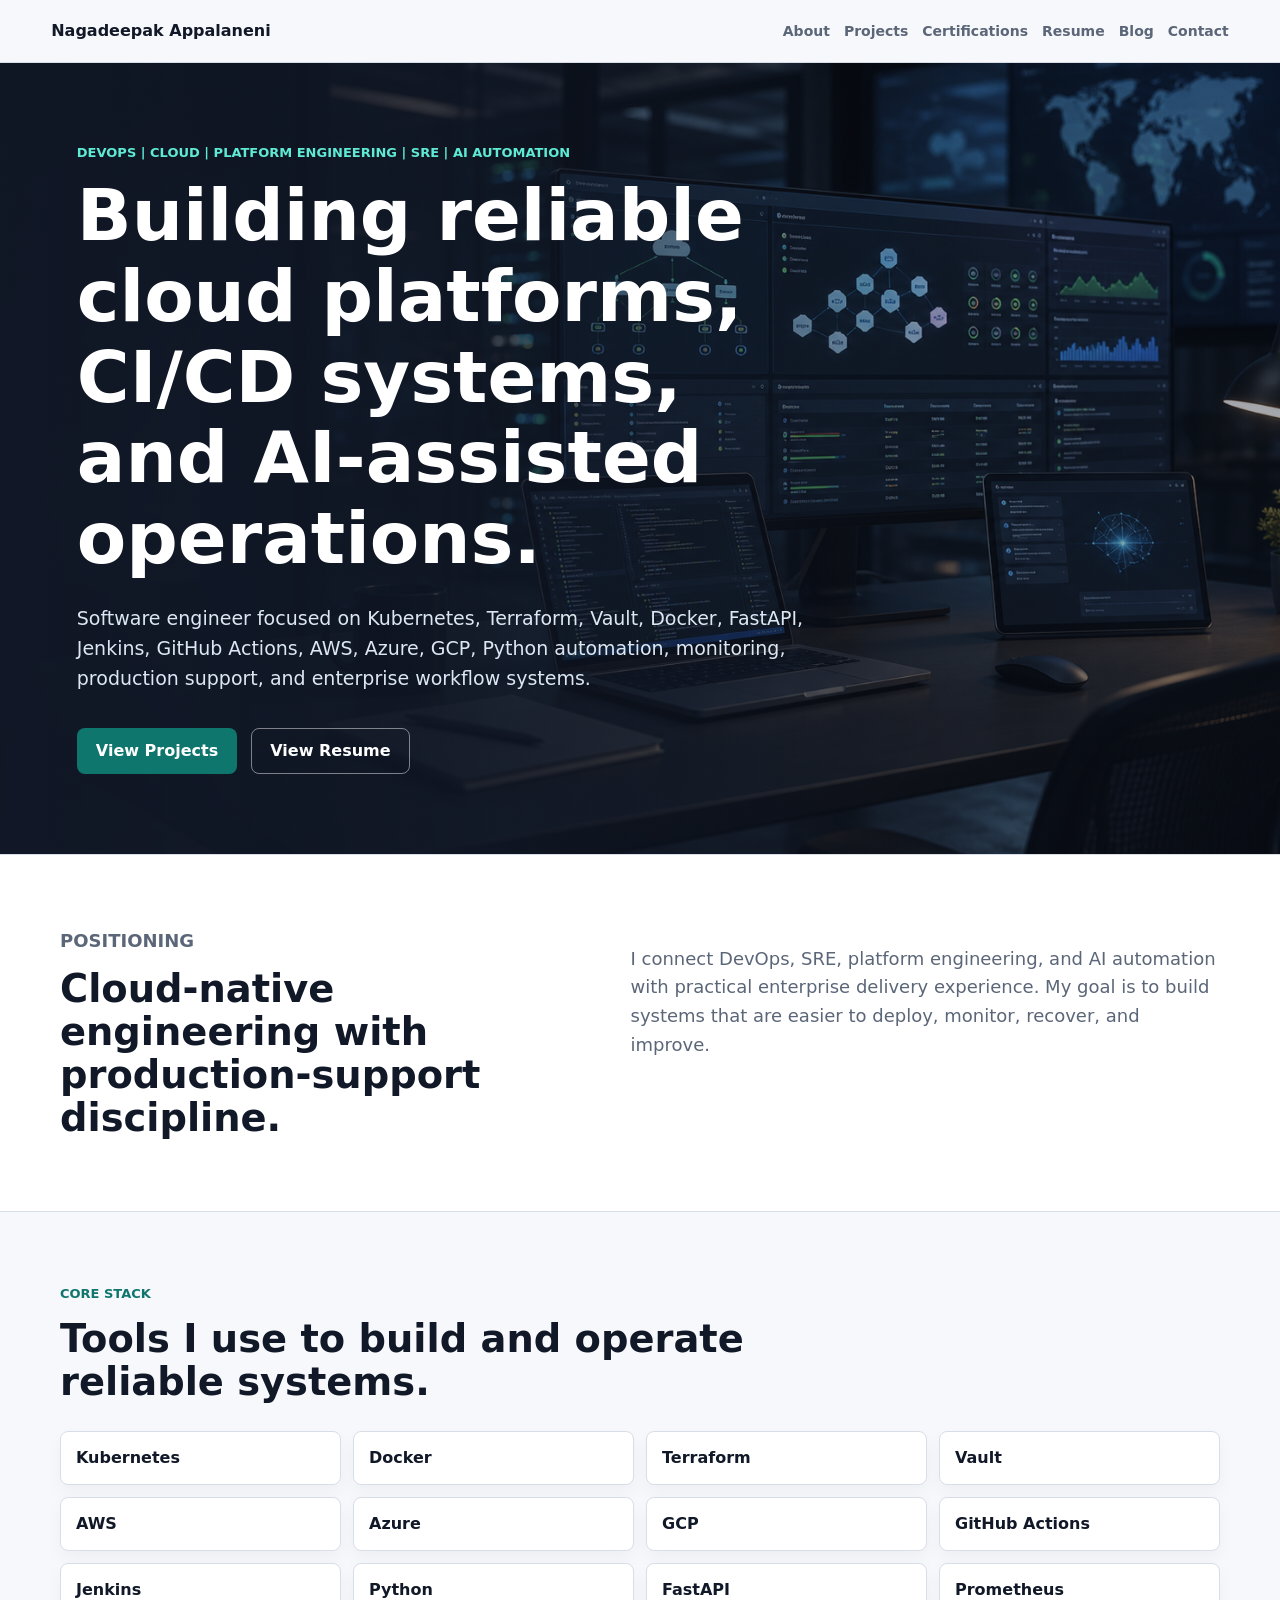
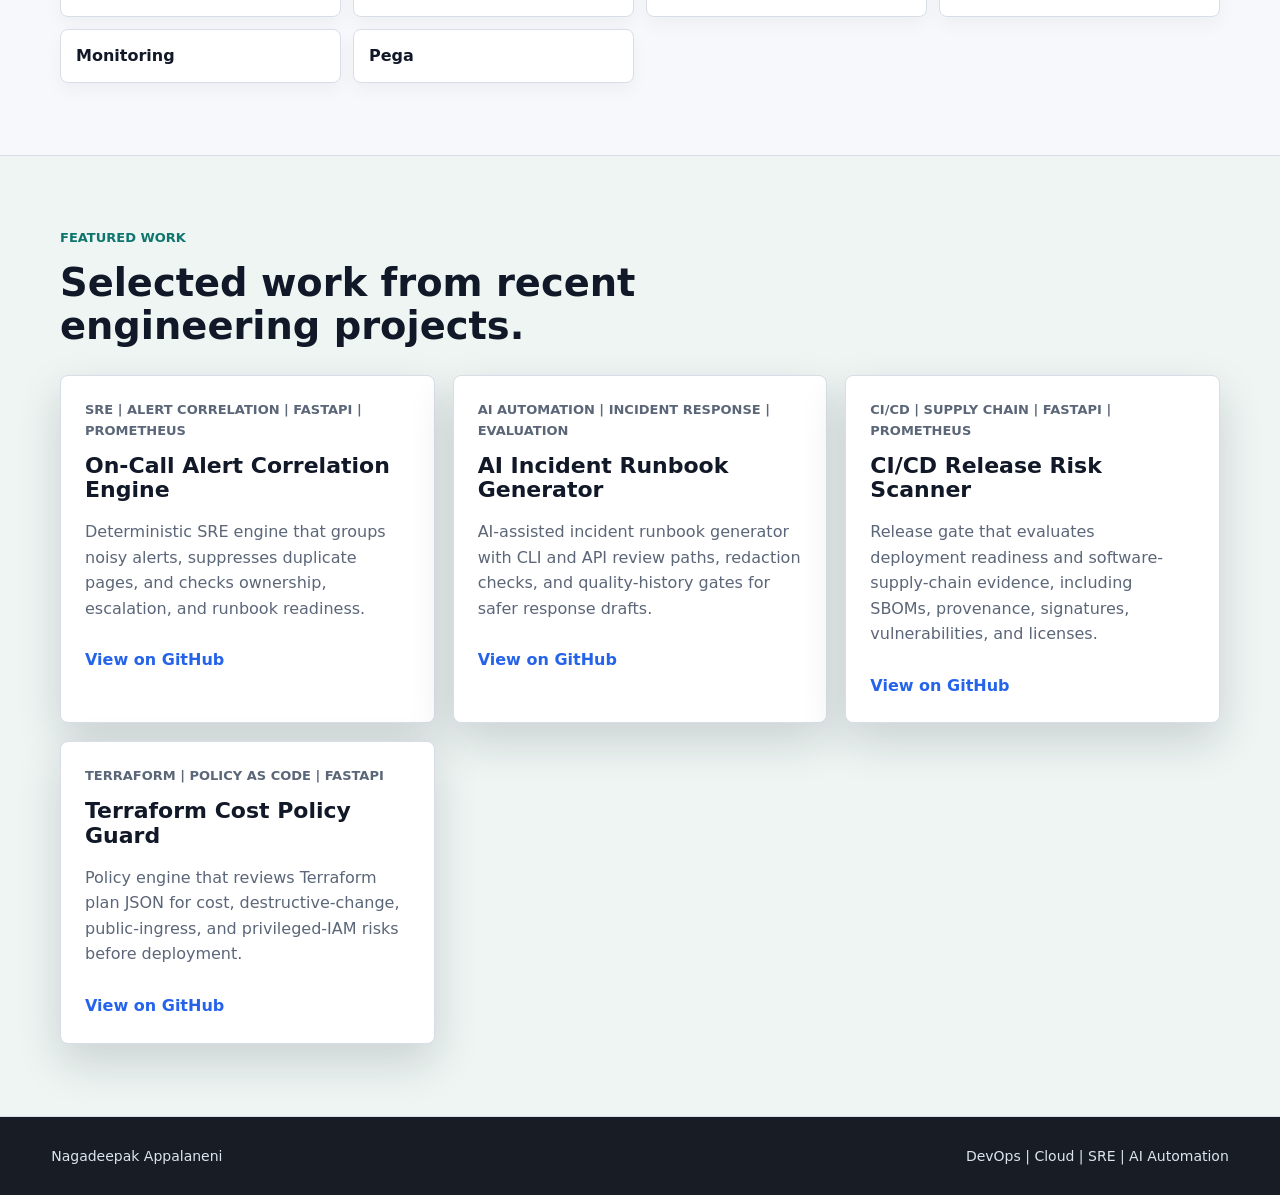
<file: index.html>
<!doctype html>
<html lang="en">
  <head>
    <meta charset="utf-8">
    <meta name="viewport" content="width=device-width, initial-scale=1">
    <title>Nagadeepak Appalaneni | DevOps, Cloud, SRE, AI Automation</title>
    <meta name="description" content="DevOps, Cloud, Platform Engineering, SRE, and AI Automation portfolio for Nagadeepak Appalaneni.">
    <link rel="stylesheet" href="styles.css">
    <link rel="icon" href="favicon.svg" type="image/svg+xml">
  </head>
  <body>
    <header class="site-header">
      <a class="brand" href="index.html">Nagadeepak Appalaneni</a>
      <nav class="nav" aria-label="Primary navigation">
        <a href="about.html">About</a>
        <a href="projects.html">Projects</a>
        <a href="certifications.html">Certifications</a>
        <a href="resume.html">Resume</a>
        <a href="blog.html">Blog</a>
        <a href="contact.html">Contact</a>
      </nav>
    </header>

    <main>
      <section class="hero">
        <img class="hero-image" src="assets/devops-ai-hero.png" alt="DevOps and AI automation workstation with cloud dashboards">
        <div class="hero-overlay"></div>
        <div class="hero-content">
          <p class="eyebrow">DevOps | Cloud | Platform Engineering | SRE | AI Automation</p>
          <h1>Building reliable cloud platforms, CI/CD systems, and AI-assisted operations.</h1>
          <p class="hero-copy">
            Software engineer focused on Kubernetes, Terraform, Vault, Docker, FastAPI, Jenkins, GitHub Actions, AWS, Azure, GCP, Python automation, monitoring, production support, and enterprise workflow systems.
          </p>
          <div class="hero-actions">
            <a class="button primary" href="projects.html">View Projects</a>
            <a class="button secondary" href="resume.html">View Resume</a>
          </div>
        </div>
      </section>

      <section class="band">
        <div class="section-inner split">
          <div>
            <p class="eyebrow">Positioning</p>
            <h2>Cloud-native engineering with production-support discipline.</h2>
          </div>
          <p>
            I connect DevOps, SRE, platform engineering, and AI automation with practical enterprise delivery experience. My goal is to build systems that are easier to deploy, monitor, recover, and improve.
          </p>
        </div>
      </section>

      <section class="section-inner">
        <div class="section-heading">
          <p class="eyebrow">Core Stack</p>
          <h2>Tools I use to build and operate reliable systems.</h2>
        </div>
        <div class="stack-grid">
          <span>Kubernetes</span>
          <span>Docker</span>
          <span>Terraform</span>
          <span>Vault</span>
          <span>AWS</span>
          <span>Azure</span>
          <span>GCP</span>
          <span>GitHub Actions</span>
          <span>Jenkins</span>
          <span>Python</span>
          <span>FastAPI</span>
          <span>Prometheus</span>
          <span>Monitoring</span>
          <span>Pega</span>
        </div>
      </section>

      <section class="band light">
        <div class="section-inner">
          <div class="section-heading">
            <p class="eyebrow">Featured Work</p>
            <h2>Selected work from recent engineering projects.</h2>
          </div>
          <div class="project-grid">
            <article class="project-card">
              <p class="tag">SRE | Alert Correlation | FastAPI | Prometheus</p>
              <h3>On-Call Alert Correlation Engine</h3>
              <p>Deterministic SRE engine that groups noisy alerts, suppresses duplicate pages, and checks ownership, escalation, and runbook readiness.</p>
              <a href="https://github.com/Nagadeepak1998/oncall-alert-correlation-engine">View on GitHub</a>
            </article>
            <article class="project-card">
              <p class="tag">AI Automation | Incident Response | Evaluation</p>
              <h3>AI Incident Runbook Generator</h3>
              <p>AI-assisted incident runbook generator with CLI and API review paths, redaction checks, and quality-history gates for safer response drafts.</p>
              <a href="https://github.com/Nagadeepak1998/ai-incident-runbook-generator">View on GitHub</a>
            </article>
            <article class="project-card">
              <p class="tag">CI/CD | Supply Chain | FastAPI | Prometheus</p>
              <h3>CI/CD Release Risk Scanner</h3>
              <p>Release gate that evaluates deployment readiness and software-supply-chain evidence, including SBOMs, provenance, signatures, vulnerabilities, and licenses.</p>
              <a href="https://github.com/Nagadeepak1998/ci-cd-release-risk-scanner">View on GitHub</a>
            </article>
            <article class="project-card">
              <p class="tag">Terraform | Policy as Code | FastAPI</p>
              <h3>Terraform Cost Policy Guard</h3>
              <p>Policy engine that reviews Terraform plan JSON for cost, destructive-change, public-ingress, and privileged-IAM risks before deployment.</p>
              <a href="https://github.com/Nagadeepak1998/terraform-cost-policy-guard">View on GitHub</a>
            </article>
          </div>
        </div>
      </section>
    </main>

    <footer class="footer">
      <span>Nagadeepak Appalaneni</span>
      <span>DevOps | Cloud | SRE | AI Automation</span>
    </footer>
  </body>
</html>
</file>
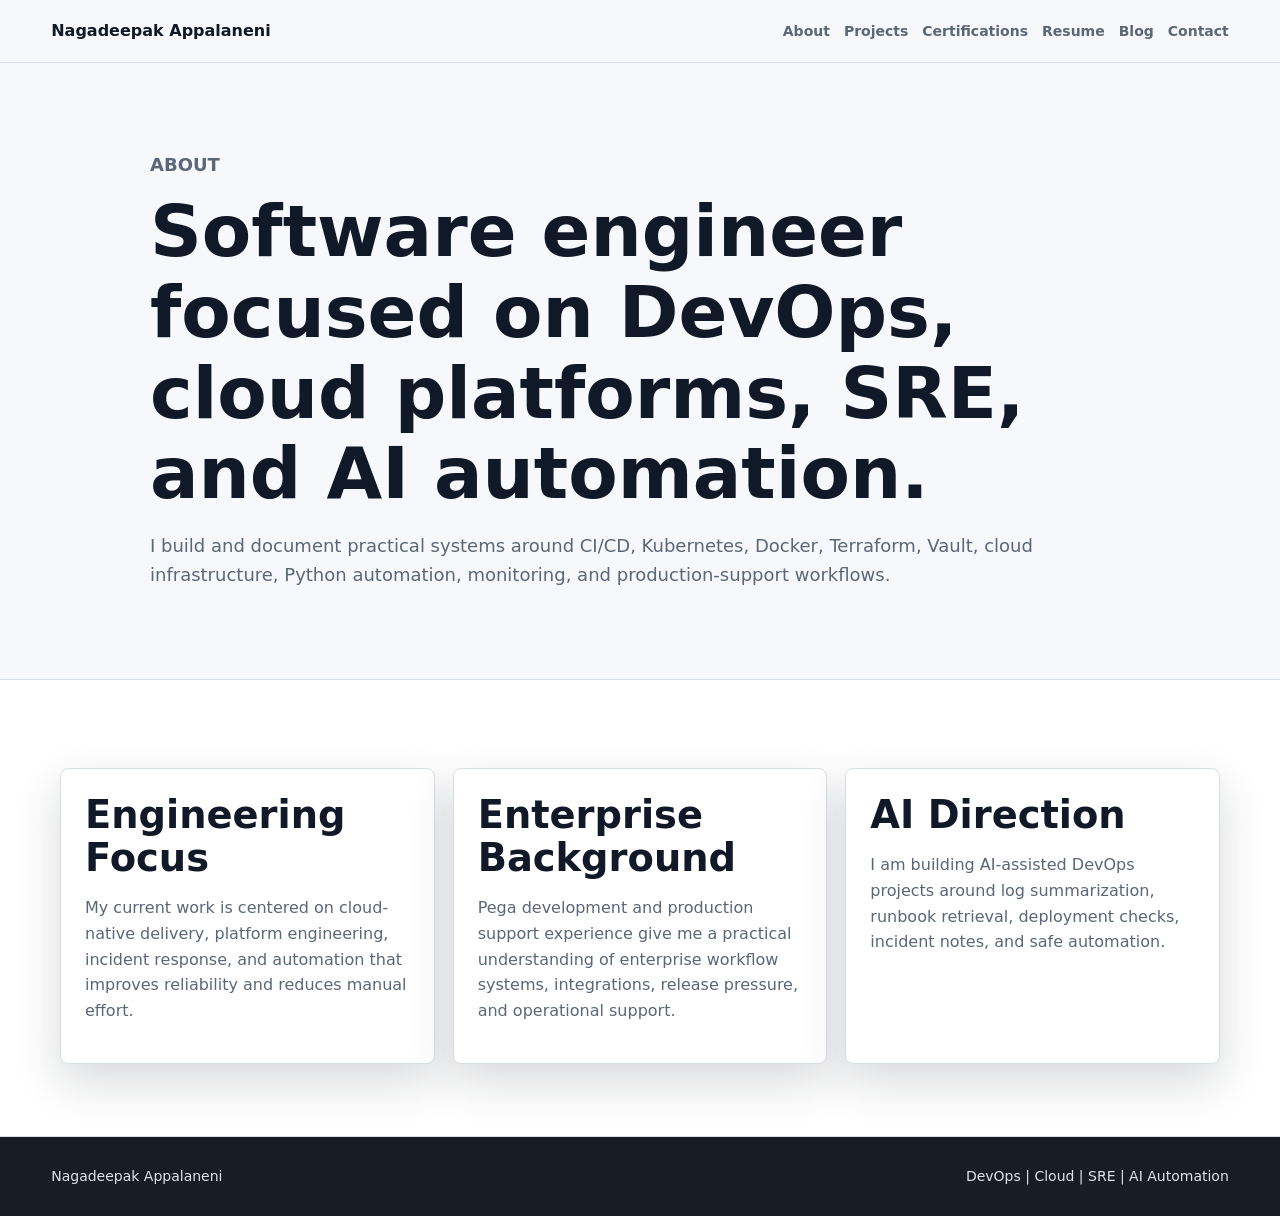
<file: about.html>
<!doctype html>
<html lang="en">
  <head>
    <meta charset="utf-8">
    <meta name="viewport" content="width=device-width, initial-scale=1">
    <title>About | Nagadeepak Appalaneni</title>
    <link rel="stylesheet" href="styles.css">
    <link rel="icon" href="favicon.svg" type="image/svg+xml">
  </head>
  <body>
    <header class="site-header">
      <a class="brand" href="index.html">Nagadeepak Appalaneni</a>
      <nav class="nav" aria-label="Primary navigation">
        <a href="about.html">About</a>
        <a href="projects.html">Projects</a>
        <a href="certifications.html">Certifications</a>
        <a href="resume.html">Resume</a>
        <a href="blog.html">Blog</a>
        <a href="contact.html">Contact</a>
      </nav>
    </header>

    <main class="page">
      <section class="section-inner page-heading">
        <p class="eyebrow">About</p>
        <h1>Software engineer focused on DevOps, cloud platforms, SRE, and AI automation.</h1>
        <p>
          I build and document practical systems around CI/CD, Kubernetes, Docker, Terraform, Vault, cloud infrastructure, Python automation, monitoring, and production-support workflows.
        </p>
      </section>

      <section class="band">
        <div class="section-inner content-grid">
          <article>
            <h2>Engineering Focus</h2>
            <p>
              My current work is centered on cloud-native delivery, platform engineering, incident response, and automation that improves reliability and reduces manual effort.
            </p>
          </article>
          <article>
            <h2>Enterprise Background</h2>
            <p>
              Pega development and production support experience give me a practical understanding of enterprise workflow systems, integrations, release pressure, and operational support.
            </p>
          </article>
          <article>
            <h2>AI Direction</h2>
            <p>
              I am building AI-assisted DevOps projects around log summarization, runbook retrieval, deployment checks, incident notes, and safe automation.
            </p>
          </article>
        </div>
      </section>
    </main>

    <footer class="footer">
      <span>Nagadeepak Appalaneni</span>
      <span>DevOps | Cloud | SRE | AI Automation</span>
    </footer>
  </body>
</html>
</file>
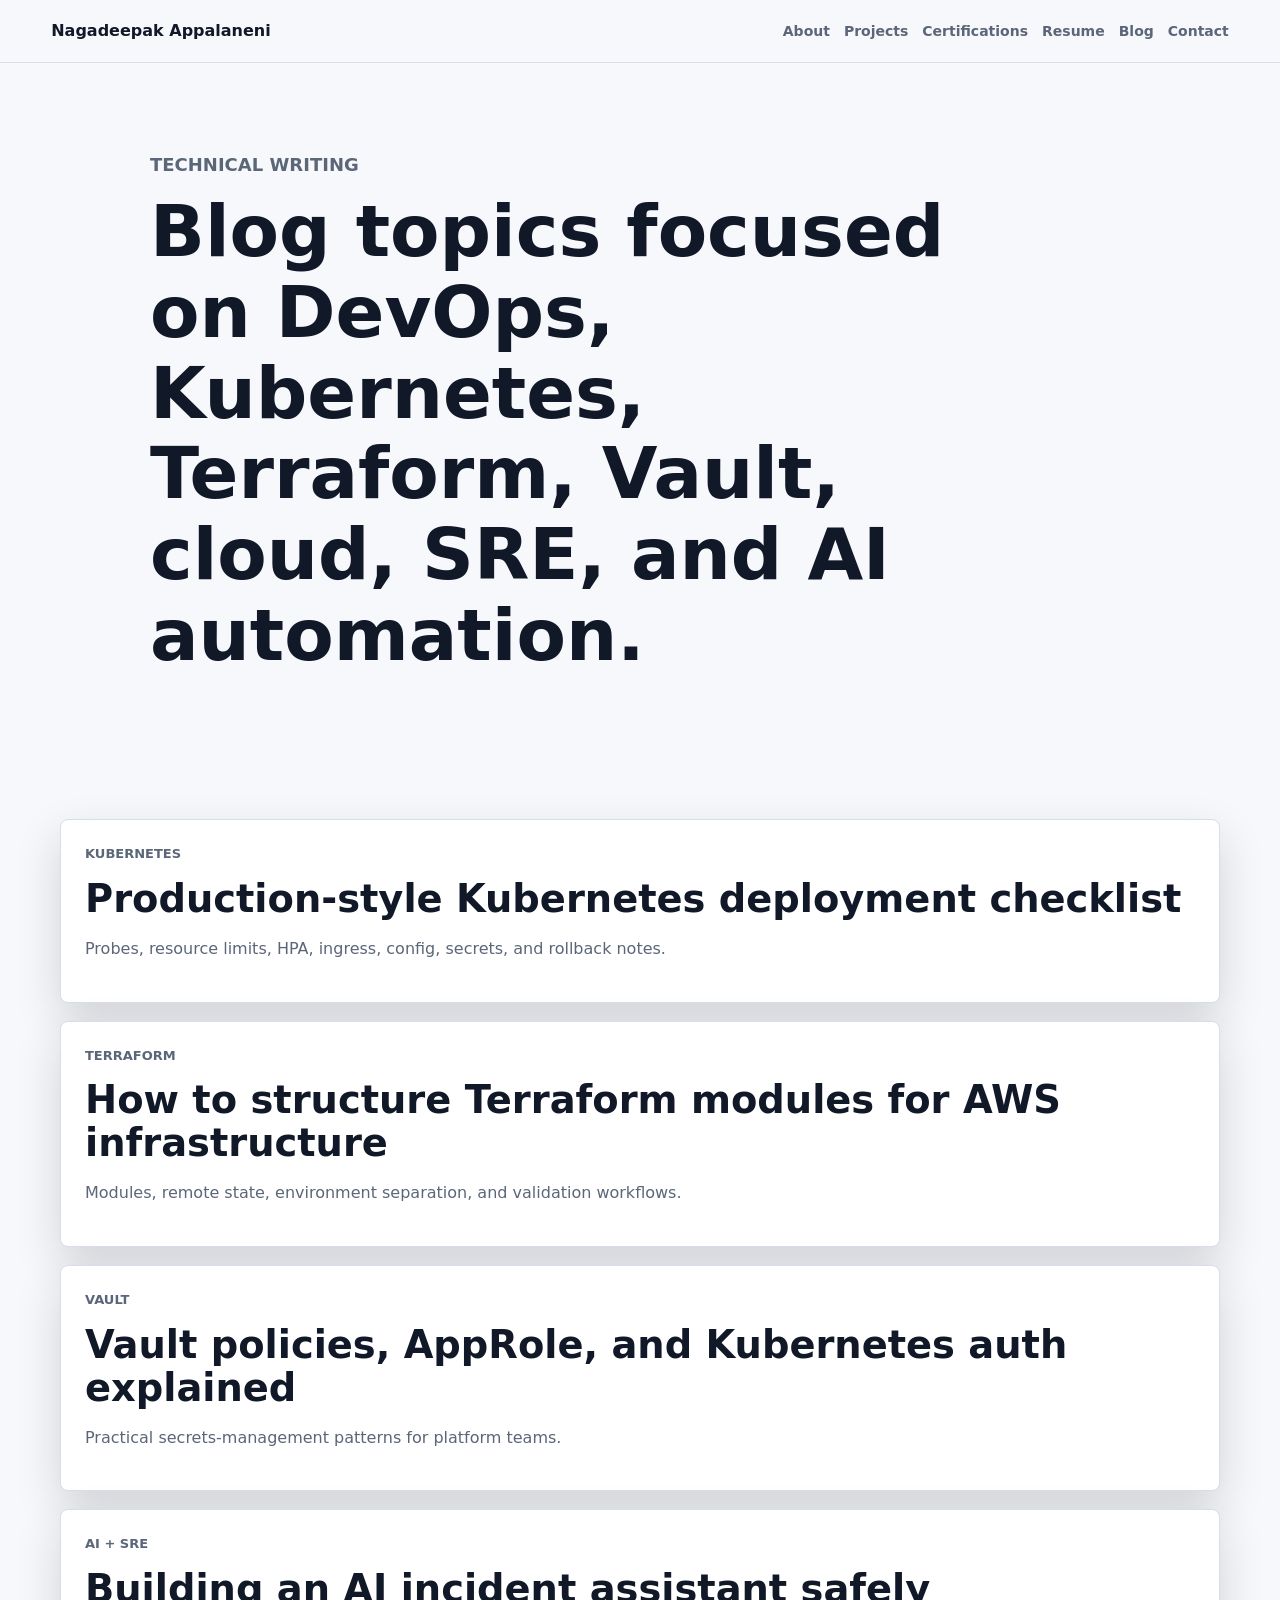
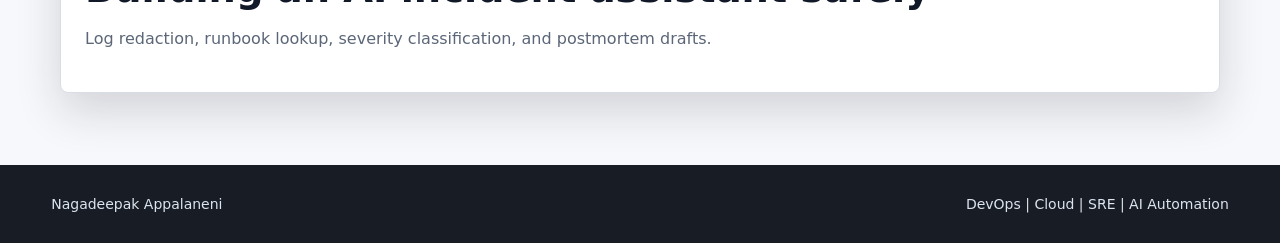
<file: blog.html>
<!doctype html>
<html lang="en">
  <head>
    <meta charset="utf-8">
    <meta name="viewport" content="width=device-width, initial-scale=1">
    <title>Blog | Nagadeepak Appalaneni</title>
    <link rel="stylesheet" href="styles.css">
    <link rel="icon" href="favicon.svg" type="image/svg+xml">
  </head>
  <body>
    <header class="site-header">
      <a class="brand" href="index.html">Nagadeepak Appalaneni</a>
      <nav class="nav" aria-label="Primary navigation">
        <a href="about.html">About</a>
        <a href="projects.html">Projects</a>
        <a href="certifications.html">Certifications</a>
        <a href="resume.html">Resume</a>
        <a href="blog.html">Blog</a>
        <a href="contact.html">Contact</a>
      </nav>
    </header>

    <main class="page">
      <section class="section-inner page-heading">
        <p class="eyebrow">Technical Writing</p>
        <h1>Blog topics focused on DevOps, Kubernetes, Terraform, Vault, cloud, SRE, and AI automation.</h1>
      </section>

      <section class="section-inner article-list">
        <article>
          <p class="tag">Kubernetes</p>
          <h2>Production-style Kubernetes deployment checklist</h2>
          <p>Probes, resource limits, HPA, ingress, config, secrets, and rollback notes.</p>
        </article>
        <article>
          <p class="tag">Terraform</p>
          <h2>How to structure Terraform modules for AWS infrastructure</h2>
          <p>Modules, remote state, environment separation, and validation workflows.</p>
        </article>
        <article>
          <p class="tag">Vault</p>
          <h2>Vault policies, AppRole, and Kubernetes auth explained</h2>
          <p>Practical secrets-management patterns for platform teams.</p>
        </article>
        <article>
          <p class="tag">AI + SRE</p>
          <h2>Building an AI incident assistant safely</h2>
          <p>Log redaction, runbook lookup, severity classification, and postmortem drafts.</p>
        </article>
      </section>
    </main>

    <footer class="footer">
      <span>Nagadeepak Appalaneni</span>
      <span>DevOps | Cloud | SRE | AI Automation</span>
    </footer>
  </body>
</html>
</file>
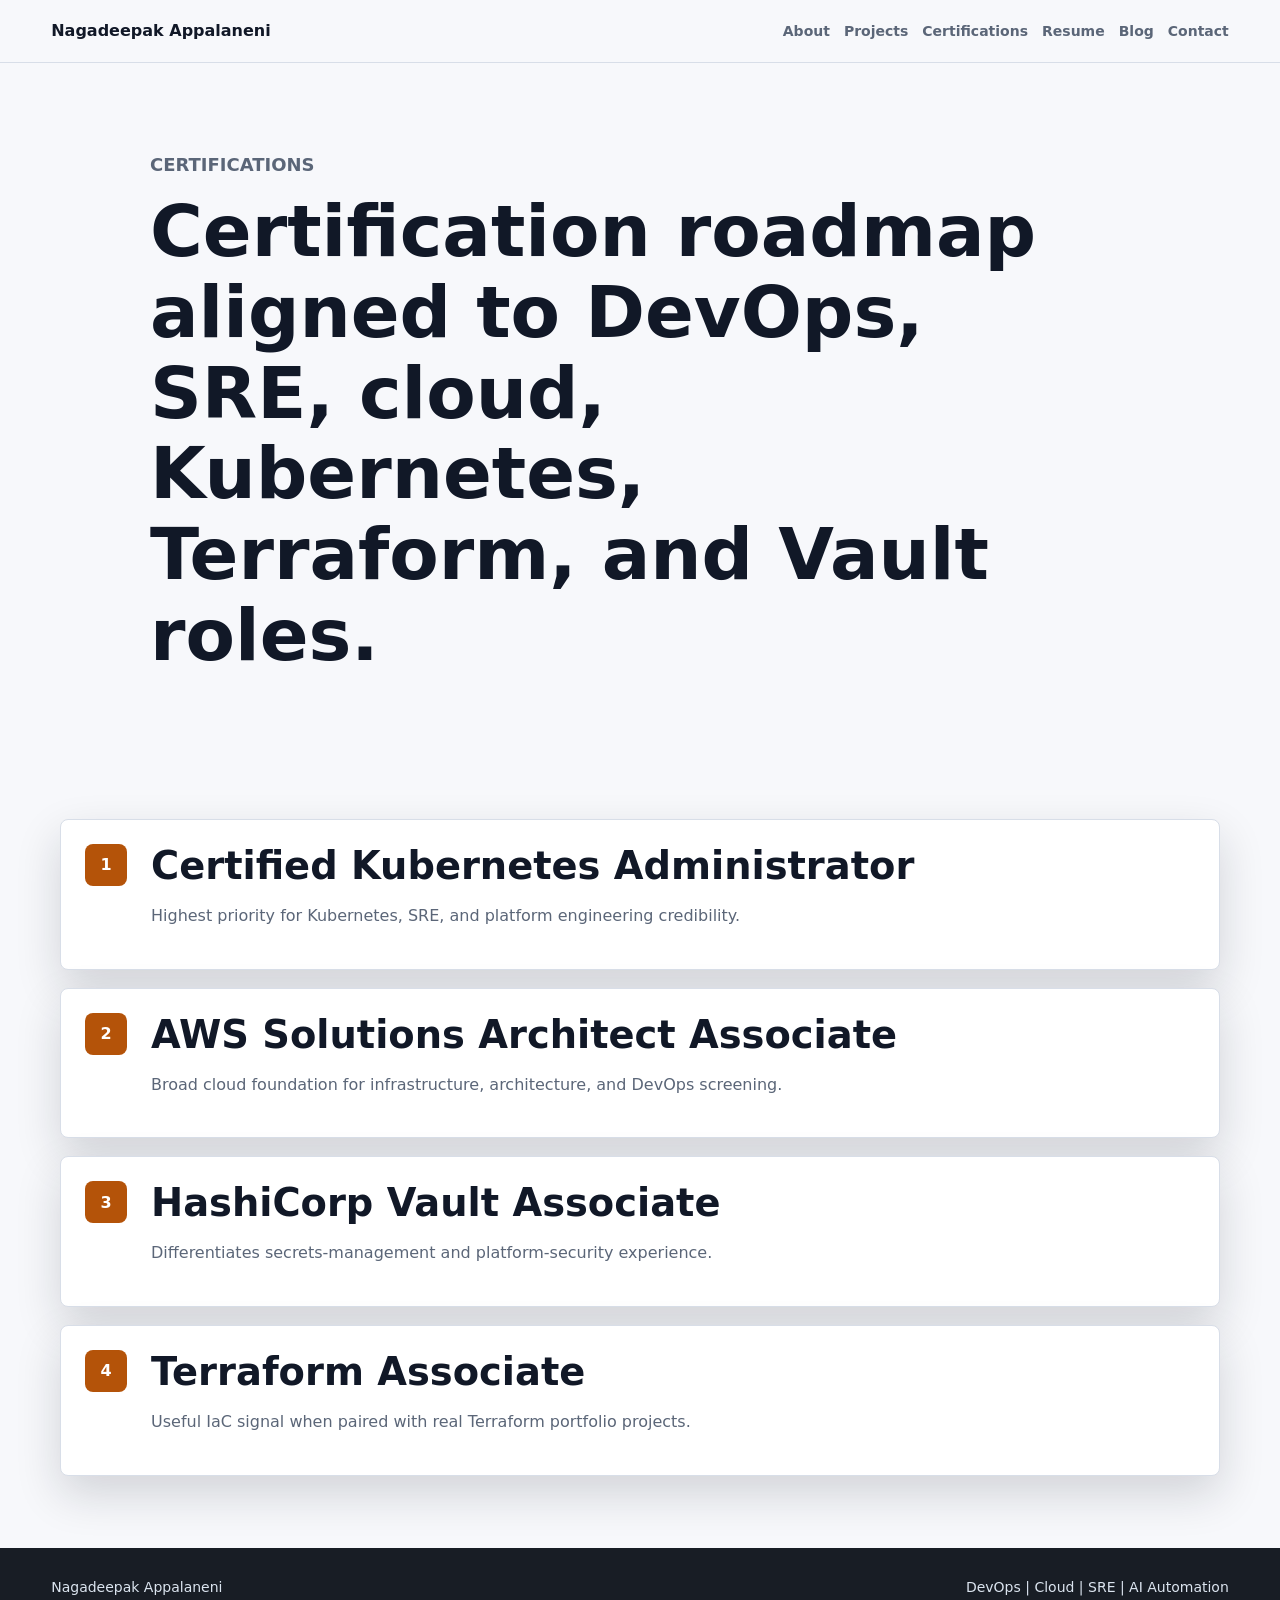
<file: certifications.html>
<!doctype html>
<html lang="en">
  <head>
    <meta charset="utf-8">
    <meta name="viewport" content="width=device-width, initial-scale=1">
    <title>Certifications | Nagadeepak Appalaneni</title>
    <link rel="stylesheet" href="styles.css">
    <link rel="icon" href="favicon.svg" type="image/svg+xml">
  </head>
  <body>
    <header class="site-header">
      <a class="brand" href="index.html">Nagadeepak Appalaneni</a>
      <nav class="nav" aria-label="Primary navigation">
        <a href="about.html">About</a>
        <a href="projects.html">Projects</a>
        <a href="certifications.html">Certifications</a>
        <a href="resume.html">Resume</a>
        <a href="blog.html">Blog</a>
        <a href="contact.html">Contact</a>
      </nav>
    </header>

    <main class="page">
      <section class="section-inner page-heading">
        <p class="eyebrow">Certifications</p>
        <h1>Certification roadmap aligned to DevOps, SRE, cloud, Kubernetes, Terraform, and Vault roles.</h1>
      </section>

      <section class="section-inner timeline">
        <article>
          <span>1</span>
          <h2>Certified Kubernetes Administrator</h2>
          <p>Highest priority for Kubernetes, SRE, and platform engineering credibility.</p>
        </article>
        <article>
          <span>2</span>
          <h2>AWS Solutions Architect Associate</h2>
          <p>Broad cloud foundation for infrastructure, architecture, and DevOps screening.</p>
        </article>
        <article>
          <span>3</span>
          <h2>HashiCorp Vault Associate</h2>
          <p>Differentiates secrets-management and platform-security experience.</p>
        </article>
        <article>
          <span>4</span>
          <h2>Terraform Associate</h2>
          <p>Useful IaC signal when paired with real Terraform portfolio projects.</p>
        </article>
      </section>
    </main>

    <footer class="footer">
      <span>Nagadeepak Appalaneni</span>
      <span>DevOps | Cloud | SRE | AI Automation</span>
    </footer>
  </body>
</html>
</file>
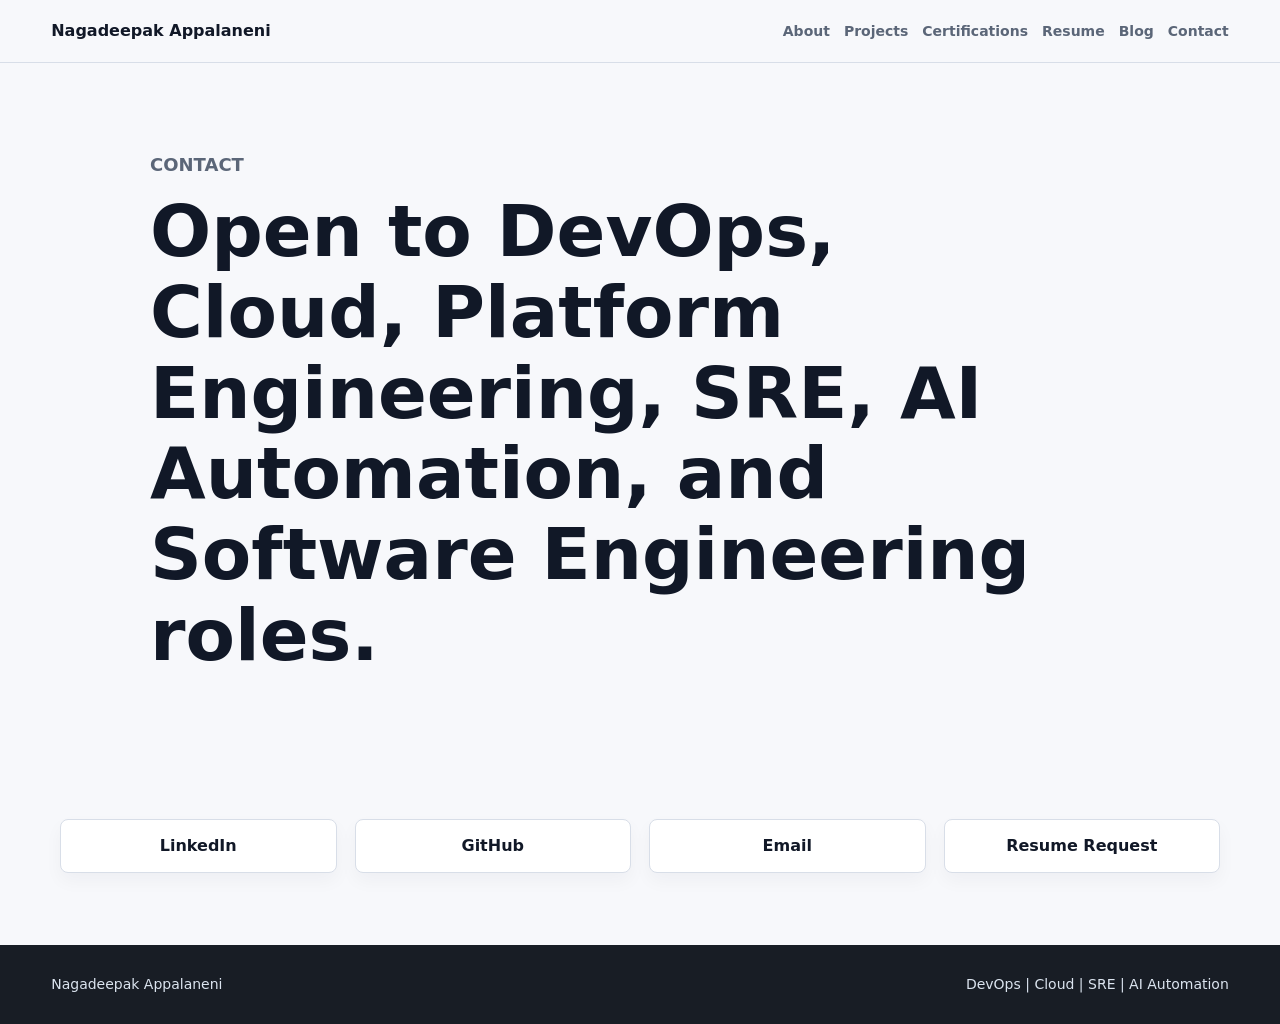
<file: contact.html>
<!doctype html>
<html lang="en">
  <head>
    <meta charset="utf-8">
    <meta name="viewport" content="width=device-width, initial-scale=1">
    <title>Contact | Nagadeepak Appalaneni</title>
    <link rel="stylesheet" href="styles.css">
    <link rel="icon" href="favicon.svg" type="image/svg+xml">
  </head>
  <body>
    <header class="site-header">
      <a class="brand" href="index.html">Nagadeepak Appalaneni</a>
      <nav class="nav" aria-label="Primary navigation">
        <a href="about.html">About</a>
        <a href="projects.html">Projects</a>
        <a href="certifications.html">Certifications</a>
        <a href="resume.html">Resume</a>
        <a href="blog.html">Blog</a>
        <a href="contact.html">Contact</a>
      </nav>
    </header>

    <main class="page">
      <section class="section-inner page-heading">
        <p class="eyebrow">Contact</p>
        <h1>Open to DevOps, Cloud, Platform Engineering, SRE, AI Automation, and Software Engineering roles.</h1>
      </section>

      <section class="section-inner contact-grid">
        <a class="contact-link" href="https://www.linkedin.com/in/appalaneni-nagadeepak/">LinkedIn</a>
        <a class="contact-link" href="https://github.com/Nagadeepak1998">GitHub</a>
        <a class="contact-link" href="mailto:appalaneninagadeepak@gmail.com">Email</a>
        <a class="contact-link" href="mailto:appalaneninagadeepak@gmail.com?subject=Resume%20request%20-%20Nagadeepak%20Appalaneni">Resume Request</a>
      </section>
    </main>

    <footer class="footer">
      <span>Nagadeepak Appalaneni</span>
      <span>DevOps | Cloud | SRE | AI Automation</span>
    </footer>
  </body>
</html>
</file>
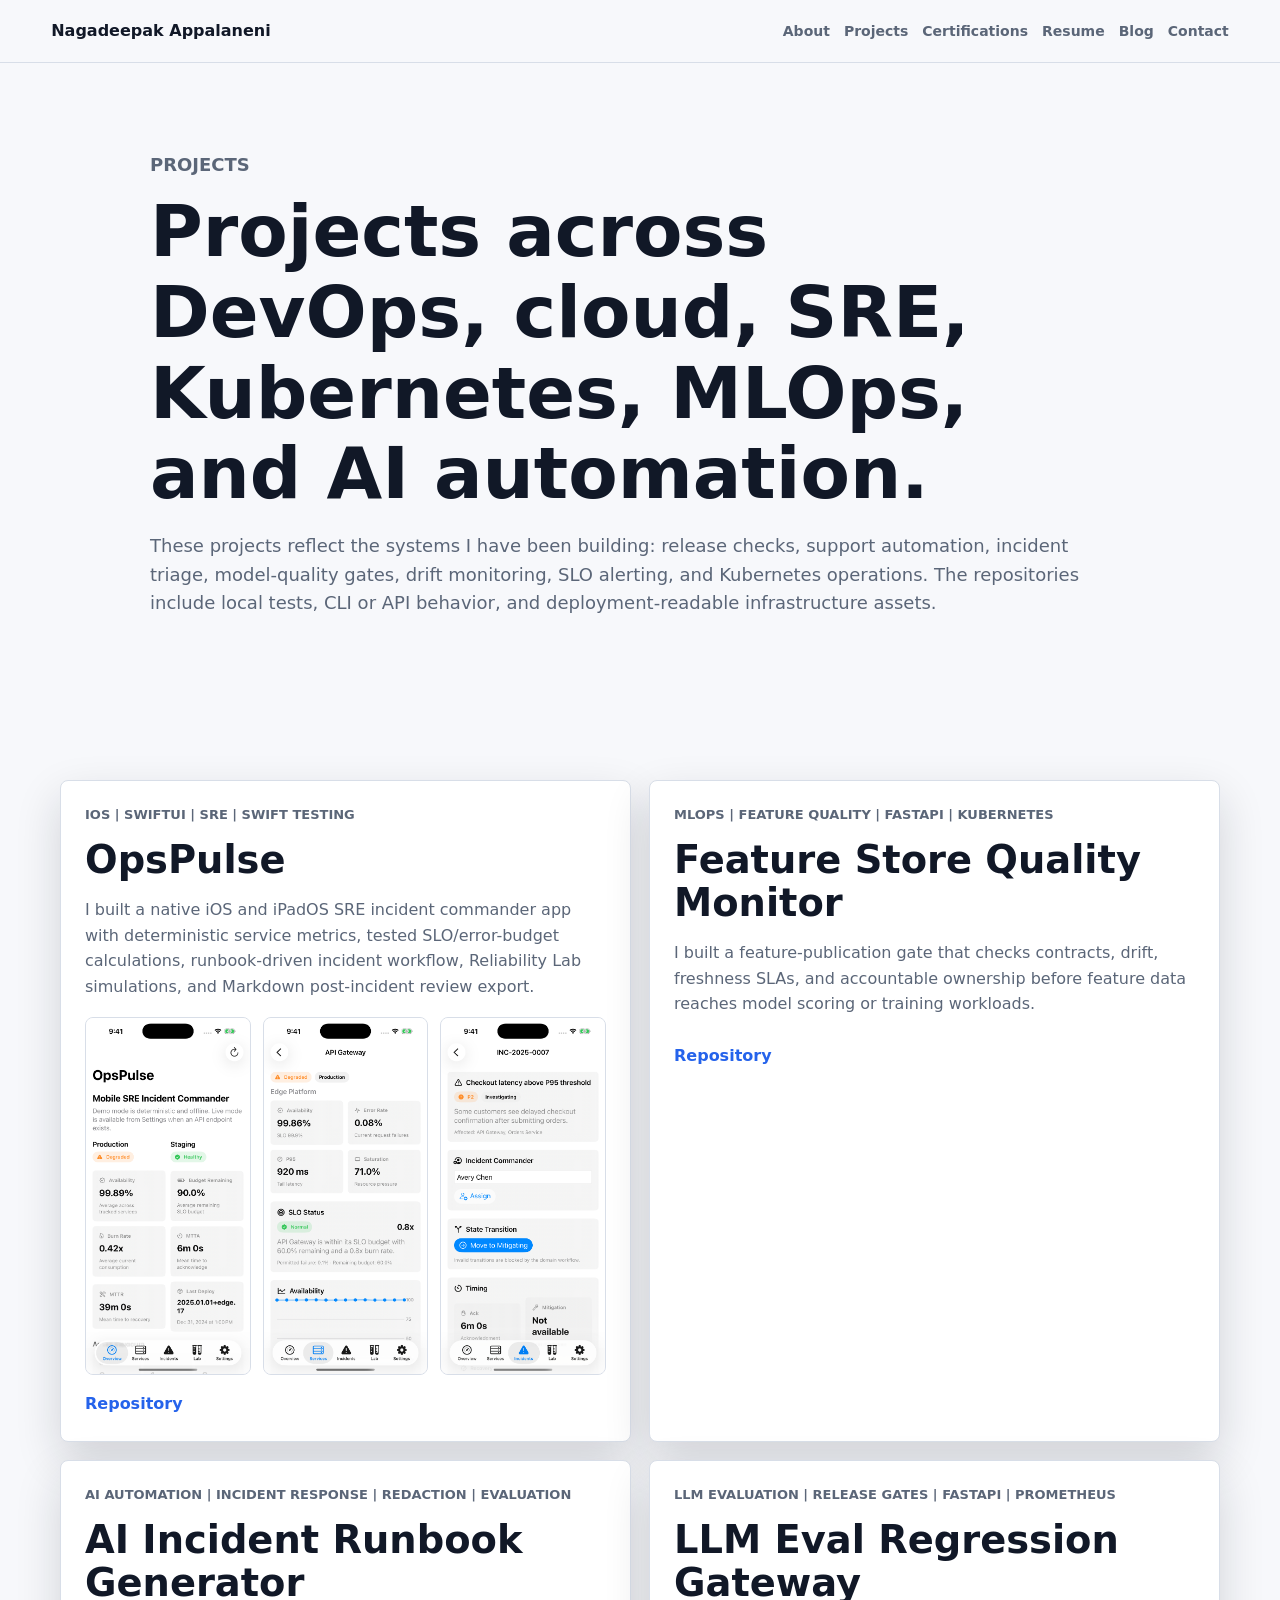
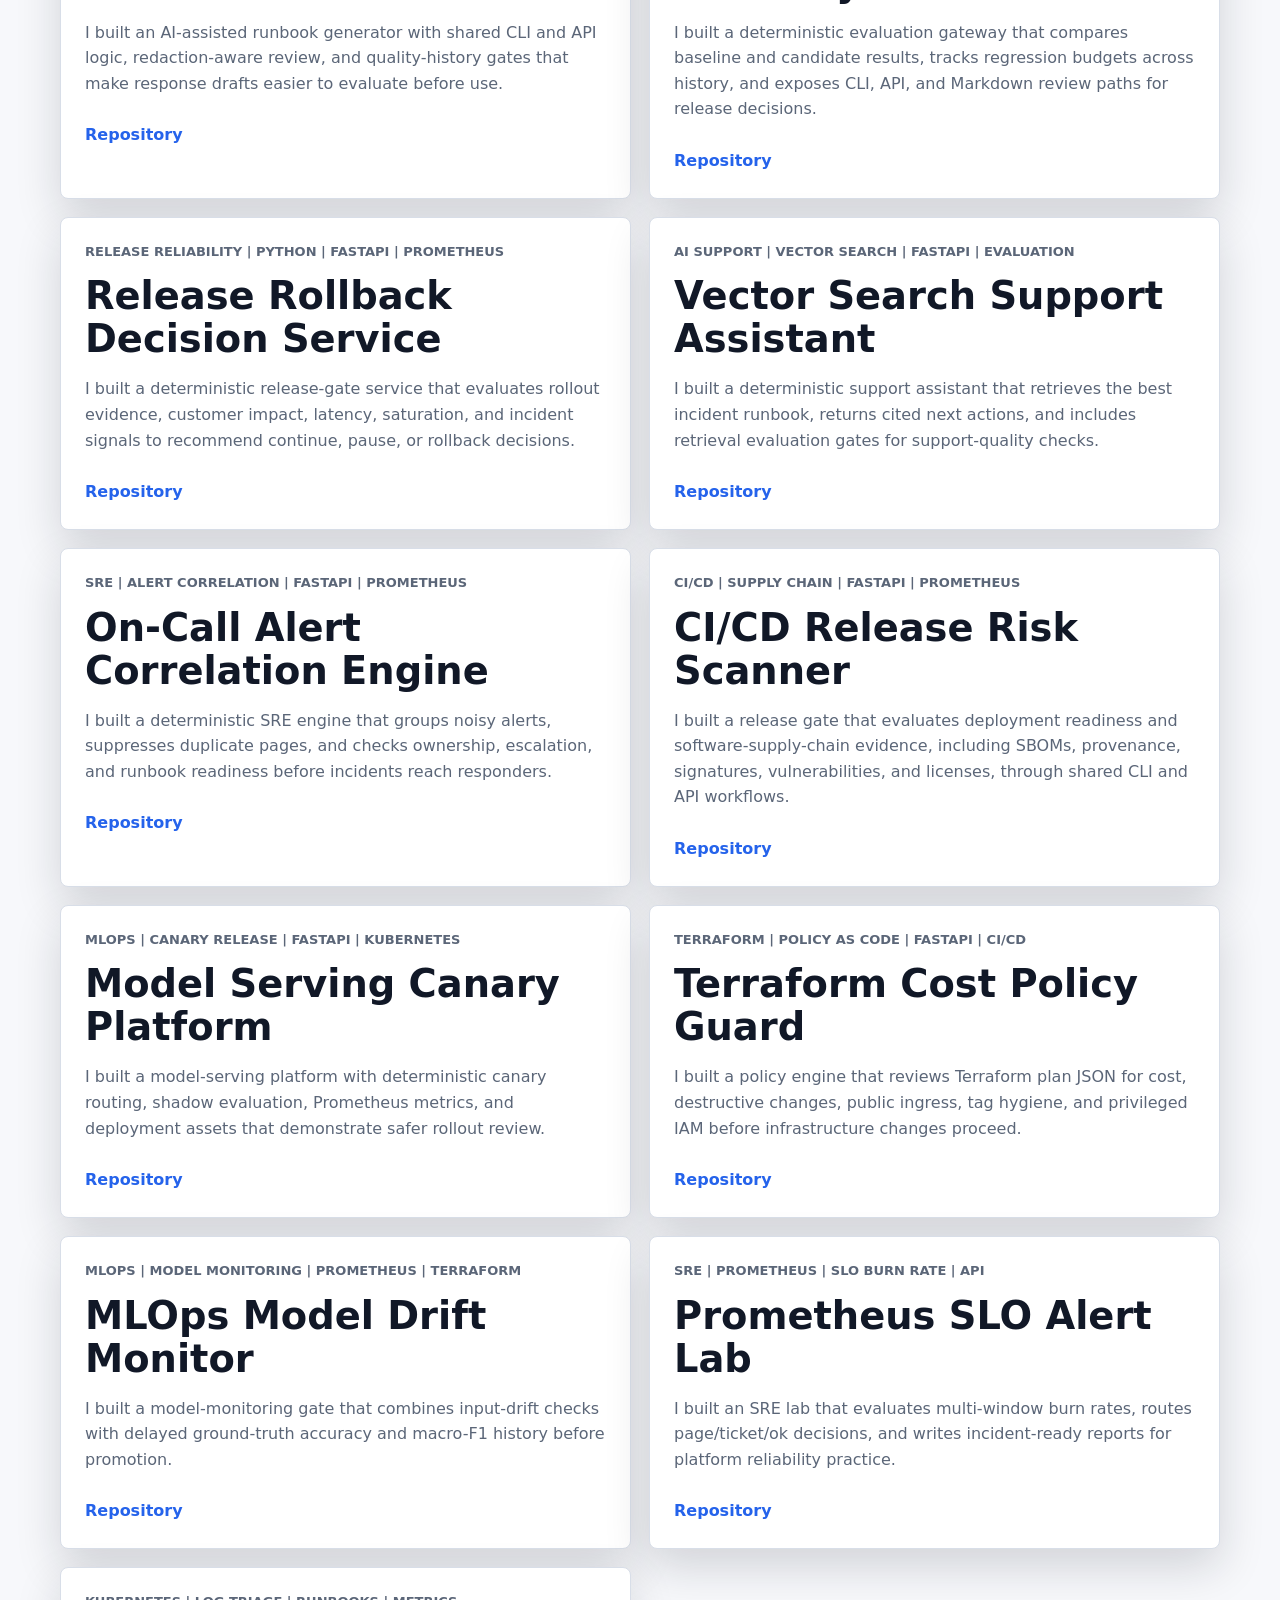
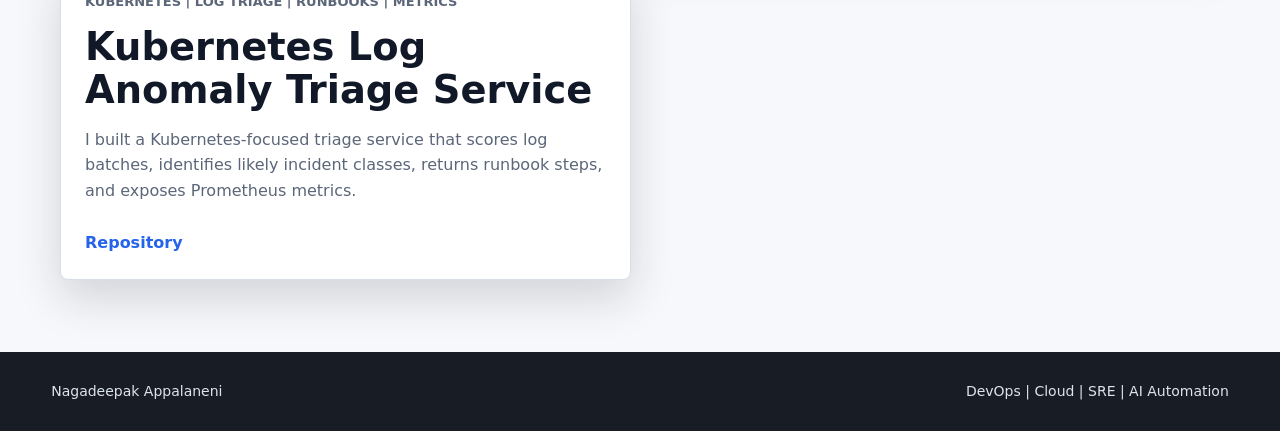
<file: projects.html>
<!doctype html>
<html lang="en">
  <head>
    <meta charset="utf-8">
    <meta name="viewport" content="width=device-width, initial-scale=1">
    <title>Projects | Nagadeepak Appalaneni</title>
    <link rel="stylesheet" href="styles.css">
    <link rel="icon" href="favicon.svg" type="image/svg+xml">
  </head>
  <body>
    <header class="site-header">
      <a class="brand" href="index.html">Nagadeepak Appalaneni</a>
      <nav class="nav" aria-label="Primary navigation">
        <a href="about.html">About</a>
        <a href="projects.html">Projects</a>
        <a href="certifications.html">Certifications</a>
        <a href="resume.html">Resume</a>
        <a href="blog.html">Blog</a>
        <a href="contact.html">Contact</a>
      </nav>
    </header>

    <main class="page">
      <section class="section-inner page-heading">
        <p class="eyebrow">Projects</p>
        <h1>Projects across DevOps, cloud, SRE, Kubernetes, MLOps, and AI automation.</h1>
        <p>These projects reflect the systems I have been building: release checks, support automation, incident triage, model-quality gates, drift monitoring, SLO alerting, and Kubernetes operations. The repositories include local tests, CLI or API behavior, and deployment-readable infrastructure assets.</p>
      </section>

      <section class="section-inner">
        <div class="project-grid large">
          <article class="project-card">
            <p class="tag">iOS | SwiftUI | SRE | Swift Testing</p>
            <h2>OpsPulse</h2>
            <p>I built a native iOS and iPadOS SRE incident commander app with deterministic service metrics, tested SLO/error-budget calculations, runbook-driven incident workflow, Reliability Lab simulations, and Markdown post-incident review export.</p>
            <div class="phone-strip" aria-label="OpsPulse iPhone simulator screenshots">
              <img src="assets/opspulse-overview.png" alt="OpsPulse overview dashboard in iPhone Simulator">
              <img src="assets/opspulse-service-detail.png" alt="OpsPulse service detail SLO screen in iPhone Simulator">
              <img src="assets/opspulse-incident-detail.png" alt="OpsPulse incident commander workflow screen in iPhone Simulator">
            </div>
            <a href="https://github.com/Nagadeepak1998/opspulse-ios">Repository</a>
          </article>
          <article class="project-card">
            <p class="tag">MLOps | Feature Quality | FastAPI | Kubernetes</p>
            <h2>Feature Store Quality Monitor</h2>
            <p>I built a feature-publication gate that checks contracts, drift, freshness SLAs, and accountable ownership before feature data reaches model scoring or training workloads.</p>
            <a href="https://github.com/Nagadeepak1998/feature-store-quality-monitor">Repository</a>
          </article>
          <article class="project-card">
            <p class="tag">AI Automation | Incident Response | Redaction | Evaluation</p>
            <h2>AI Incident Runbook Generator</h2>
            <p>I built an AI-assisted runbook generator with shared CLI and API logic, redaction-aware review, and quality-history gates that make response drafts easier to evaluate before use.</p>
            <a href="https://github.com/Nagadeepak1998/ai-incident-runbook-generator">Repository</a>
          </article>
          <article class="project-card">
            <p class="tag">LLM Evaluation | Release Gates | FastAPI | Prometheus</p>
            <h2>LLM Eval Regression Gateway</h2>
            <p>I built a deterministic evaluation gateway that compares baseline and candidate results, tracks regression budgets across history, and exposes CLI, API, and Markdown review paths for release decisions.</p>
            <a href="https://github.com/Nagadeepak1998/llm-eval-regression-gateway">Repository</a>
          </article>
          <article class="project-card">
            <p class="tag">Release Reliability | Python | FastAPI | Prometheus</p>
            <h2>Release Rollback Decision Service</h2>
            <p>I built a deterministic release-gate service that evaluates rollout evidence, customer impact, latency, saturation, and incident signals to recommend continue, pause, or rollback decisions.</p>
            <a href="https://github.com/Nagadeepak1998/release-rollback-decision-service">Repository</a>
          </article>
          <article class="project-card">
            <p class="tag">AI Support | Vector Search | FastAPI | Evaluation</p>
            <h2>Vector Search Support Assistant</h2>
            <p>I built a deterministic support assistant that retrieves the best incident runbook, returns cited next actions, and includes retrieval evaluation gates for support-quality checks.</p>
            <a href="https://github.com/Nagadeepak1998/vector-search-support-assistant">Repository</a>
          </article>
          <article class="project-card">
            <p class="tag">SRE | Alert Correlation | FastAPI | Prometheus</p>
            <h2>On-Call Alert Correlation Engine</h2>
            <p>I built a deterministic SRE engine that groups noisy alerts, suppresses duplicate pages, and checks ownership, escalation, and runbook readiness before incidents reach responders.</p>
            <a href="https://github.com/Nagadeepak1998/oncall-alert-correlation-engine">Repository</a>
          </article>
          <article class="project-card">
            <p class="tag">CI/CD | Supply Chain | FastAPI | Prometheus</p>
            <h2>CI/CD Release Risk Scanner</h2>
            <p>I built a release gate that evaluates deployment readiness and software-supply-chain evidence, including SBOMs, provenance, signatures, vulnerabilities, and licenses, through shared CLI and API workflows.</p>
            <a href="https://github.com/Nagadeepak1998/ci-cd-release-risk-scanner">Repository</a>
          </article>
          <article class="project-card">
            <p class="tag">MLOps | Canary Release | FastAPI | Kubernetes</p>
            <h2>Model Serving Canary Platform</h2>
            <p>I built a model-serving platform with deterministic canary routing, shadow evaluation, Prometheus metrics, and deployment assets that demonstrate safer rollout review.</p>
            <a href="https://github.com/Nagadeepak1998/model-serving-canary-platform">Repository</a>
          </article>
          <article class="project-card">
            <p class="tag">Terraform | Policy as Code | FastAPI | CI/CD</p>
            <h2>Terraform Cost Policy Guard</h2>
            <p>I built a policy engine that reviews Terraform plan JSON for cost, destructive changes, public ingress, tag hygiene, and privileged IAM before infrastructure changes proceed.</p>
            <a href="https://github.com/Nagadeepak1998/terraform-cost-policy-guard">Repository</a>
          </article>
          <article class="project-card">
            <p class="tag">MLOps | Model Monitoring | Prometheus | Terraform</p>
            <h2>MLOps Model Drift Monitor</h2>
            <p>I built a model-monitoring gate that combines input-drift checks with delayed ground-truth accuracy and macro-F1 history before promotion.</p>
            <a href="https://github.com/Nagadeepak1998/mlops-model-drift-monitor">Repository</a>
          </article>
          <article class="project-card">
            <p class="tag">SRE | Prometheus | SLO Burn Rate | API</p>
            <h2>Prometheus SLO Alert Lab</h2>
            <p>I built an SRE lab that evaluates multi-window burn rates, routes page/ticket/ok decisions, and writes incident-ready reports for platform reliability practice.</p>
            <a href="https://github.com/Nagadeepak1998/prometheus-slo-alert-lab">Repository</a>
          </article>
          <article class="project-card">
            <p class="tag">Kubernetes | Log Triage | Runbooks | Metrics</p>
            <h2>Kubernetes Log Anomaly Triage Service</h2>
            <p>I built a Kubernetes-focused triage service that scores log batches, identifies likely incident classes, returns runbook steps, and exposes Prometheus metrics.</p>
            <a href="https://github.com/Nagadeepak1998/k8s-log-anomaly-triage-service">Repository</a>
          </article>
        </div>
      </section>
    </main>

    <footer class="footer">
      <span>Nagadeepak Appalaneni</span>
      <span>DevOps | Cloud | SRE | AI Automation</span>
    </footer>
  </body>
</html>
</file>
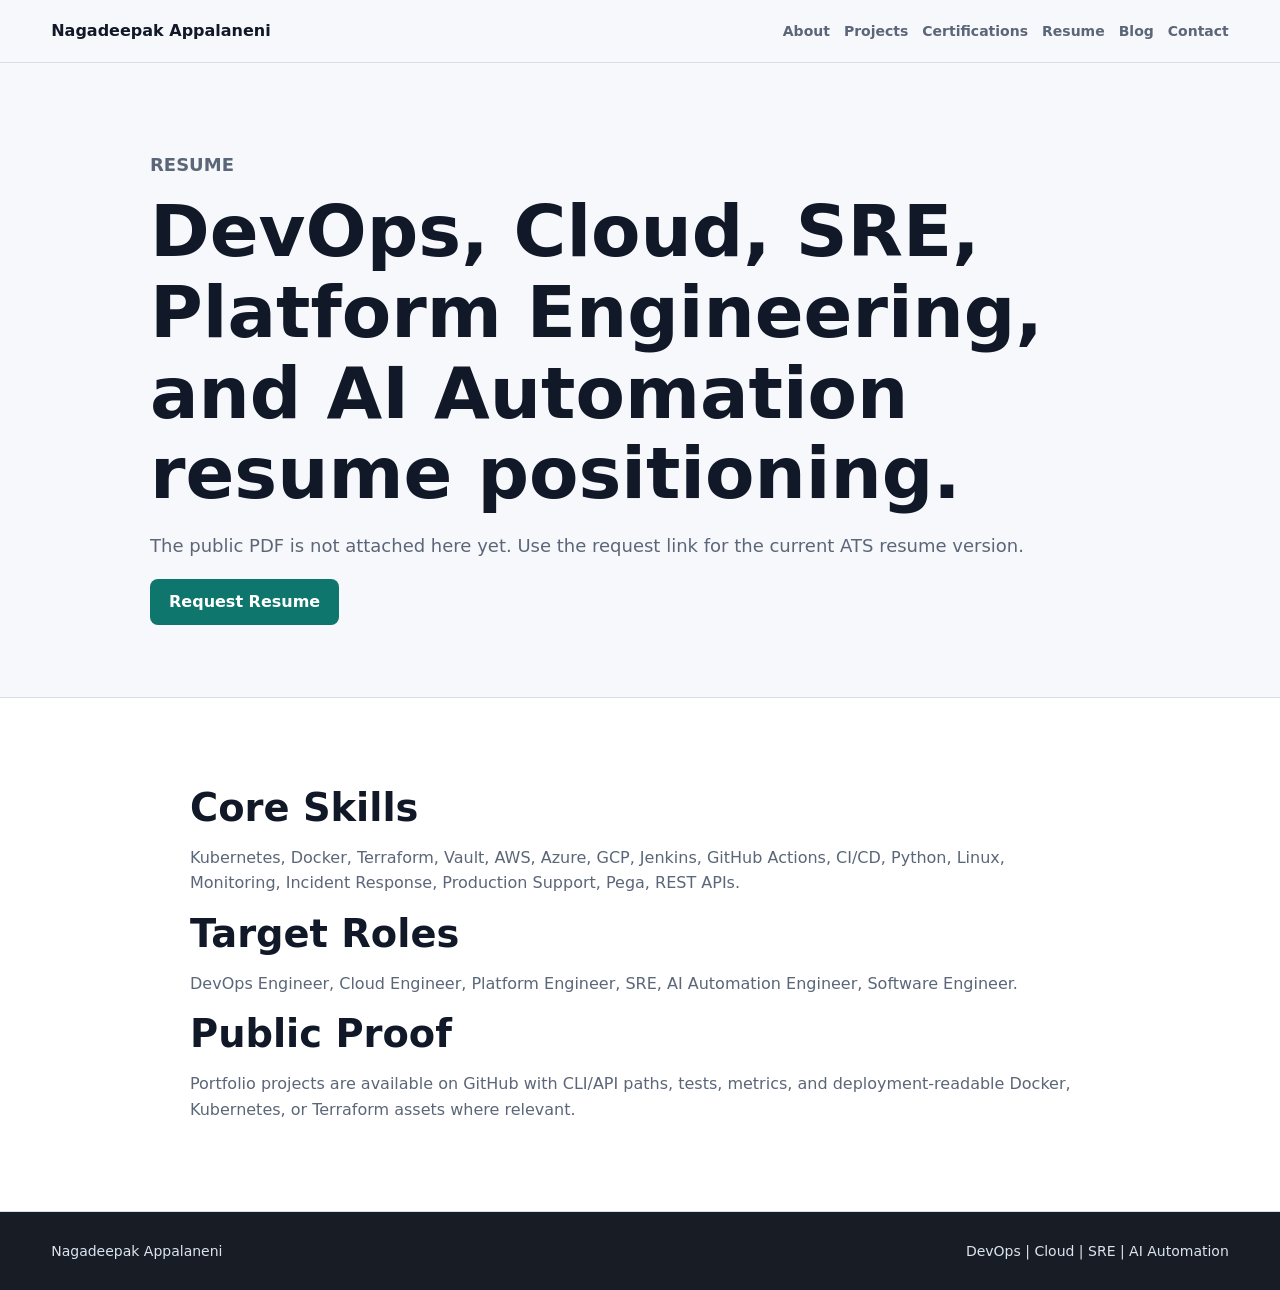
<file: resume.html>
<!doctype html>
<html lang="en">
  <head>
    <meta charset="utf-8">
    <meta name="viewport" content="width=device-width, initial-scale=1">
    <title>Resume | Nagadeepak Appalaneni</title>
    <link rel="stylesheet" href="styles.css">
    <link rel="icon" href="favicon.svg" type="image/svg+xml">
  </head>
  <body>
    <header class="site-header">
      <a class="brand" href="index.html">Nagadeepak Appalaneni</a>
      <nav class="nav" aria-label="Primary navigation">
        <a href="about.html">About</a>
        <a href="projects.html">Projects</a>
        <a href="certifications.html">Certifications</a>
        <a href="resume.html">Resume</a>
        <a href="blog.html">Blog</a>
        <a href="contact.html">Contact</a>
      </nav>
    </header>

    <main class="page">
      <section class="section-inner page-heading">
        <p class="eyebrow">Resume</p>
        <h1>DevOps, Cloud, SRE, Platform Engineering, and AI Automation resume positioning.</h1>
        <p>The public PDF is not attached here yet. Use the request link for the current ATS resume version.</p>
        <a class="button primary" href="mailto:appalaneninagadeepak@gmail.com?subject=Resume%20request%20-%20Nagadeepak%20Appalaneni">Request Resume</a>
      </section>

      <section class="band">
        <div class="section-inner resume-block">
          <h2>Core Skills</h2>
          <p>Kubernetes, Docker, Terraform, Vault, AWS, Azure, GCP, Jenkins, GitHub Actions, CI/CD, Python, Linux, Monitoring, Incident Response, Production Support, Pega, REST APIs.</p>
          <h2>Target Roles</h2>
          <p>DevOps Engineer, Cloud Engineer, Platform Engineer, SRE, AI Automation Engineer, Software Engineer.</p>
          <h2>Public Proof</h2>
          <p>Portfolio projects are available on GitHub with CLI/API paths, tests, metrics, and deployment-readable Docker, Kubernetes, or Terraform assets where relevant.</p>
        </div>
      </section>
    </main>

    <footer class="footer">
      <span>Nagadeepak Appalaneni</span>
      <span>DevOps | Cloud | SRE | AI Automation</span>
    </footer>
  </body>
</html>
</file>
<file: styles.css>
:root {
  --ink: #111827;
  --muted: #5b6678;
  --paper: #f7f8fb;
  --white: #ffffff;
  --line: #d8dee8;
  --teal: #0f766e;
  --blue: #2563eb;
  --amber: #b45309;
  --charcoal: #1f2937;
  --shadow: 0 18px 45px rgba(17, 24, 39, 0.16);
}

* {
  box-sizing: border-box;
}

html {
  scroll-behavior: smooth;
}

body {
  margin: 0;
  color: var(--ink);
  background: var(--paper);
  font-family: Inter, ui-sans-serif, system-ui, -apple-system, BlinkMacSystemFont, "Segoe UI", sans-serif;
  line-height: 1.6;
}

a {
  color: inherit;
  text-decoration: none;
}

.site-header {
  position: sticky;
  top: 0;
  z-index: 20;
  display: flex;
  align-items: center;
  justify-content: space-between;
  gap: 24px;
  padding: 18px clamp(20px, 4vw, 56px);
  background: rgba(247, 248, 251, 0.94);
  border-bottom: 1px solid var(--line);
  backdrop-filter: blur(14px);
}

.brand {
  font-weight: 800;
  letter-spacing: 0;
}

.nav {
  display: flex;
  flex-wrap: wrap;
  justify-content: flex-end;
  gap: 14px;
  color: var(--muted);
  font-size: 14px;
  font-weight: 650;
}

.nav a:hover {
  color: var(--ink);
}

.hero {
  position: relative;
  min-height: 78vh;
  display: flex;
  align-items: center;
  overflow: hidden;
  background: var(--charcoal);
}

.hero-image,
.hero-overlay {
  position: absolute;
  inset: 0;
}

.hero-image {
  width: 100%;
  height: 100%;
  object-fit: cover;
}

.hero-overlay {
  background:
    linear-gradient(90deg, rgba(17, 24, 39, 0.92) 0%, rgba(17, 24, 39, 0.76) 36%, rgba(17, 24, 39, 0.24) 74%),
    linear-gradient(0deg, rgba(17, 24, 39, 0.30), rgba(17, 24, 39, 0.08));
}

.hero-content {
  position: relative;
  width: min(760px, calc(100% - 40px));
  margin-left: clamp(20px, 6vw, 88px);
  padding: 80px 0;
  color: var(--white);
}

.eyebrow,
.tag {
  margin: 0 0 12px;
  color: var(--teal);
  font-size: 13px;
  font-weight: 800;
  letter-spacing: 0;
  text-transform: uppercase;
}

.hero .eyebrow {
  color: #5eead4;
}

h1,
h2,
h3,
p {
  overflow-wrap: anywhere;
}

h1,
h2,
h3 {
  margin: 0;
  line-height: 1.12;
  letter-spacing: 0;
}

h1 {
  font-size: clamp(38px, 6vw, 72px);
  max-width: 900px;
}

h2 {
  font-size: clamp(26px, 3vw, 42px);
}

h3 {
  font-size: 22px;
}

.hero-copy {
  max-width: 730px;
  margin: 24px 0 0;
  color: #dce7f3;
  font-size: 19px;
}

.hero-actions {
  display: flex;
  flex-wrap: wrap;
  gap: 14px;
  margin-top: 34px;
}

.button {
  display: inline-flex;
  align-items: center;
  justify-content: center;
  min-height: 46px;
  padding: 11px 18px;
  border: 1px solid transparent;
  border-radius: 8px;
  font-weight: 750;
  line-height: 1.2;
}

.button.primary {
  color: var(--white);
  background: var(--teal);
}

.button.secondary {
  color: var(--white);
  border-color: rgba(255, 255, 255, 0.46);
}

.section-inner {
  width: min(1160px, calc(100% - 40px));
  margin: 0 auto;
  padding: 72px 0;
}

.page .section-inner:first-child {
  padding-top: 88px;
}

.band {
  background: var(--white);
  border-block: 1px solid var(--line);
}

.band.light {
  background: #eef5f3;
}

.split {
  display: grid;
  grid-template-columns: minmax(260px, 0.9fr) minmax(280px, 1fr);
  gap: 40px;
  align-items: start;
}

.split p,
.page-heading p {
  color: var(--muted);
  font-size: 18px;
}

.section-heading {
  max-width: 760px;
  margin-bottom: 28px;
}

.stack-grid {
  display: grid;
  grid-template-columns: repeat(4, minmax(0, 1fr));
  gap: 12px;
}

.stack-grid span,
.contact-link {
  display: flex;
  align-items: center;
  min-height: 54px;
  padding: 13px 15px;
  border: 1px solid var(--line);
  border-radius: 8px;
  background: var(--white);
  font-weight: 750;
  box-shadow: 0 8px 18px rgba(17, 24, 39, 0.04);
}

.project-grid,
.content-grid,
.contact-grid {
  display: grid;
  grid-template-columns: repeat(3, minmax(0, 1fr));
  gap: 18px;
}

.project-grid.large {
  grid-template-columns: repeat(2, minmax(0, 1fr));
}

.project-card,
.content-grid article,
.article-list article,
.timeline article {
  padding: 24px;
  border: 1px solid var(--line);
  border-radius: 8px;
  background: var(--white);
  box-shadow: var(--shadow);
}

.project-card p,
.content-grid p,
.article-list p,
.timeline p,
.resume-block p {
  color: var(--muted);
}

.project-card a {
  display: inline-flex;
  margin-top: 10px;
  color: var(--blue);
  font-weight: 800;
}

.project-shot {
  display: block;
  width: min(210px, 100%);
  max-height: 320px;
  margin: 0 0 18px;
  border: 1px solid var(--line);
  border-radius: 8px;
  object-fit: cover;
  object-position: top;
  box-shadow: 0 14px 30px rgba(17, 24, 39, 0.12);
}

.phone-strip {
  display: grid;
  grid-template-columns: repeat(3, minmax(0, 1fr));
  gap: 12px;
  margin: 18px 0 6px;
}

.phone-strip img {
  width: 100%;
  max-height: 360px;
  border: 1px solid var(--line);
  border-radius: 8px;
  object-fit: cover;
  object-position: top;
  background: var(--paper);
}

.page-heading {
  max-width: 980px;
}

.content-grid {
  grid-template-columns: repeat(3, minmax(0, 1fr));
}

.timeline {
  display: grid;
  gap: 18px;
}

.timeline article {
  display: grid;
  grid-template-columns: 48px 1fr;
  column-gap: 18px;
  align-items: start;
}

.timeline span {
  display: inline-flex;
  align-items: center;
  justify-content: center;
  width: 42px;
  height: 42px;
  border-radius: 8px;
  color: var(--white);
  background: var(--amber);
  font-weight: 850;
}

.timeline h2,
.timeline p {
  grid-column: 2;
}

.article-list {
  display: grid;
  gap: 18px;
}

.resume-block {
  max-width: 900px;
}

.contact-grid {
  grid-template-columns: repeat(4, minmax(0, 1fr));
}

.contact-link {
  justify-content: center;
}

.footer {
  display: flex;
  flex-wrap: wrap;
  justify-content: space-between;
  gap: 16px;
  padding: 28px clamp(20px, 4vw, 56px);
  color: #dbe4ef;
  background: #181d25;
  font-size: 14px;
}

@media (max-width: 900px) {
  .site-header {
    align-items: flex-start;
    flex-direction: column;
  }

  .nav {
    justify-content: flex-start;
  }

  .hero {
    min-height: 76vh;
  }

  .hero-content {
    margin-left: 20px;
  }

  .split,
  .project-grid,
  .project-grid.large,
  .content-grid,
  .contact-grid {
    grid-template-columns: 1fr;
  }

  .stack-grid {
    grid-template-columns: repeat(2, minmax(0, 1fr));
  }
}

@media (max-width: 560px) {
  .site-header {
    padding: 14px 16px;
  }

  .nav {
    gap: 10px;
    font-size: 13px;
  }

  h1 {
    font-size: 36px;
  }

  .hero-copy {
    font-size: 16px;
  }

  .section-inner {
    width: min(100% - 32px, 1160px);
    padding: 52px 0;
  }

  .stack-grid {
    grid-template-columns: 1fr;
  }

  .phone-strip {
    grid-template-columns: 1fr;
  }

  .phone-strip img {
    max-height: 420px;
  }
}
</file>
